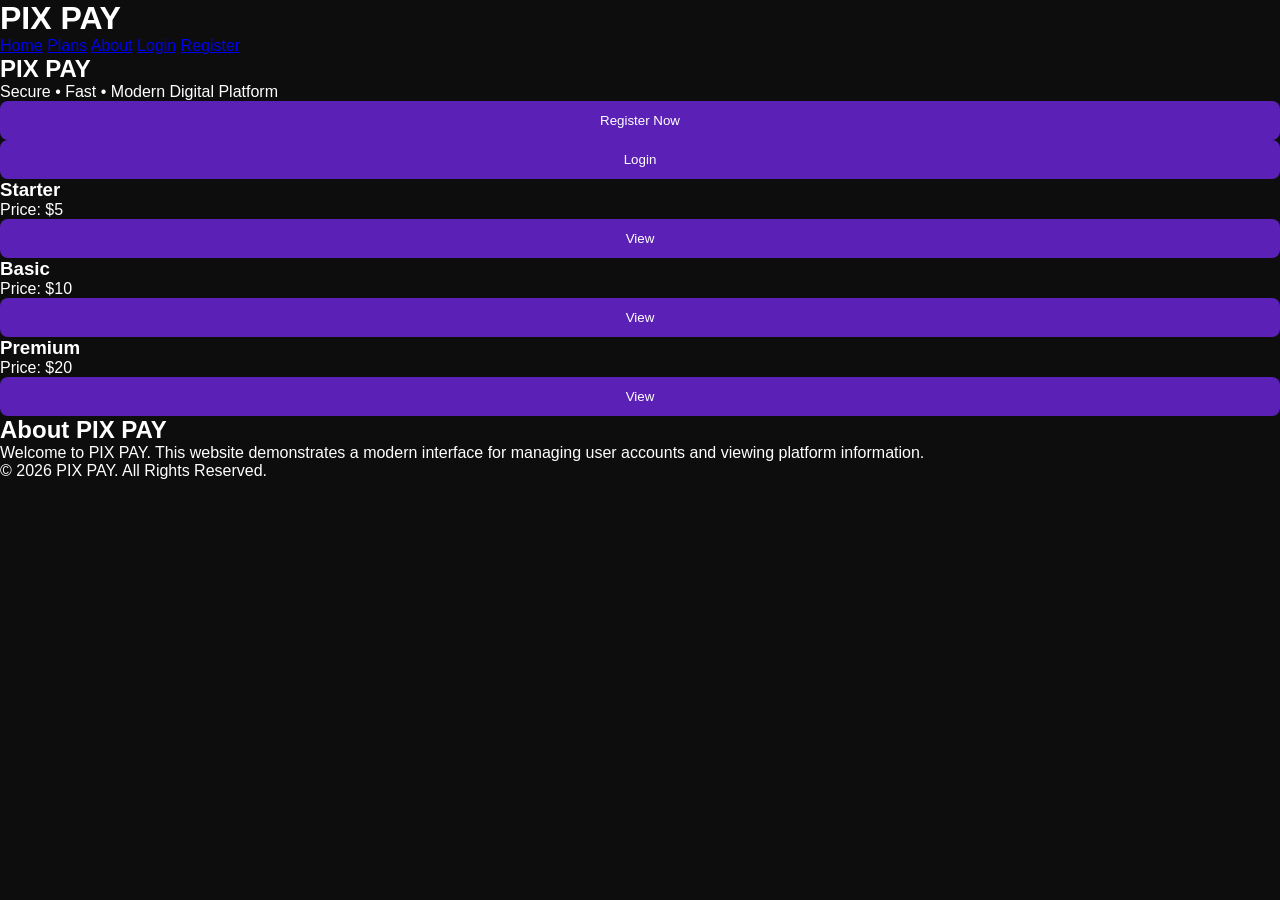
<file: index.html>
<!DOCTYPE html>
<html lang="en">
<head>
<meta charset="UTF-8">
<meta name="viewport" content="width=device-width, initial-scale=1.0">
<title>PIX PAY</title>
<link rel="stylesheet" href="style.css">
</head>

<body>

<header>
    <h1>PIX PAY</h1>

    <nav>
        <a href="index.html">Home</a>
        <a href="#plans">Plans</a>
        <a href="#about">About</a>
        <a href="login.html">Login</a>
        <a href="register.html">Register</a>
    </nav>
</header>

<section class="hero">

    <h1>PIX PAY</h1>

    <p>
        Secure • Fast • Modern Digital Platform
    </p>

    <div class="hero-buttons">
        <a href="register.html">
            <button>Register Now</button>
        </a>

        <a href="login.html">
            <button class="btn-outline">Login</button>
        </a>
    </div>

</section>

<section class="plans" id="plans">

    <div class="plan-card">
        <h3>Starter</h3>
        <p>Price: $5</p>
        <button>View</button>
    </div>

    <div class="plan-card">
        <h3>Basic</h3>
        <p>Price: $10</p>
        <button>View</button>
    </div>

    <div class="plan-card">
        <h3>Premium</h3>
        <p>Price: $20</p>
        <button>View</button>
    </div>

</section>

<section class="about" id="about">
    <h2>About PIX PAY</h2>

    <p>
        Welcome to PIX PAY. This website demonstrates a modern interface
        for managing user accounts and viewing platform information.
    </p>
</section>

<footer>
    © 2026 PIX PAY. All Rights Reserved.
</footer>

</body>
    </html>
</file>
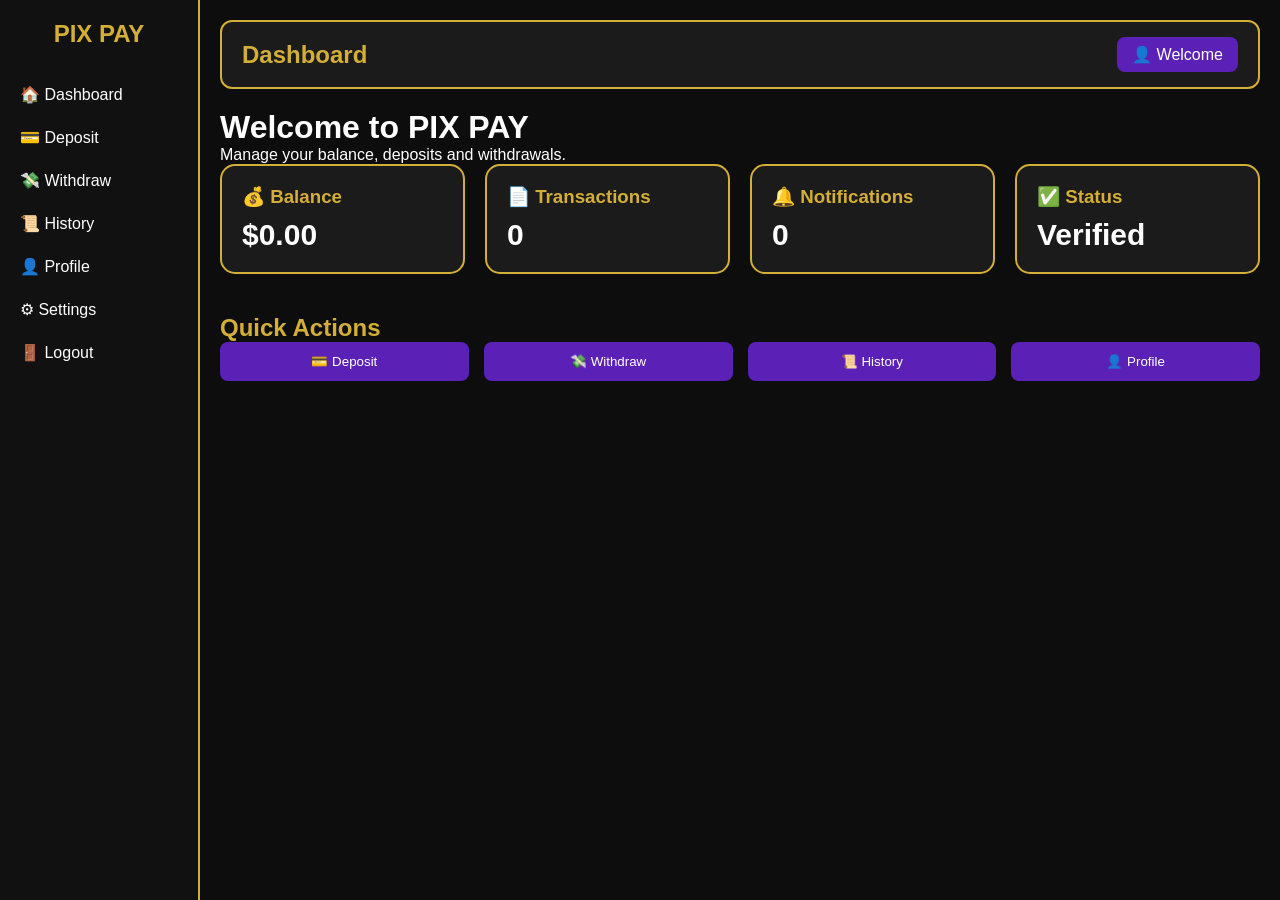
<file: dashboard.html>
<!DOCTYPE html>
<html lang="en">
<head>
<meta charset="UTF-8">
<meta name="viewport" content="width=device-width, initial-scale=1.0">
<title>PIX PAY Dashboard</title>
<link rel="stylesheet" href="style.css">
</head>

<body onload="loadDashboard()">

<div class="sidebar">
    <h2>PIX PAY</h2>

    <a href="dashboard.html">🏠 Dashboard</a>
    <a href="deposit.html">💳 Deposit</a>
    <a href="withdraw.html">💸 Withdraw</a>
    <a href="history.html">📜 History</a>
    <a href="profile.html">👤 Profile</a>
    <a href="settings.html">⚙ Settings</a>
    <a href="index.html">🚪 Logout</a>
</div>

<div class="main-content">

    <div class="topbar">
        <h2>Dashboard</h2>

        <div class="user-box">
            <span id="welcomeUser">👤 Welcome</span>
        </div>
    </div>

    <div class="banner">
        <h1>Welcome to PIX PAY</h1>
        <p>Manage your balance, deposits and withdrawals.</p>
    </div>

    <div class="dashboard">

        <div class="card">
            <h3>💰 Balance</h3>
            <h1>$0.00</h1>
        </div>

        <div class="card">
            <h3>📄 Transactions</h3>
            <h1>0</h1>
        </div>

        <div class="card">
            <h3>🔔 Notifications</h3>
            <h1>0</h1>
        </div>

        <div class="card">
            <h3>✅ Status</h3>
            <h1>Verified</h1>
        </div>

    </div>

    <h2 style="margin-top:40px;color:#d4af37;">Quick Actions</h2>

    <div class="quick-actions">

        <a href="deposit.html"><button>💳 Deposit</button></a>

        <a href="withdraw.html"><button>💸 Withdraw</button></a>

        <a href="history.html"><button>📜 History</button></a>

        <a href="profile.html"><button>👤 Profile</button></a>

    </div>

</div>

<script src="script.js"></script>

</body>
</html>
</file>
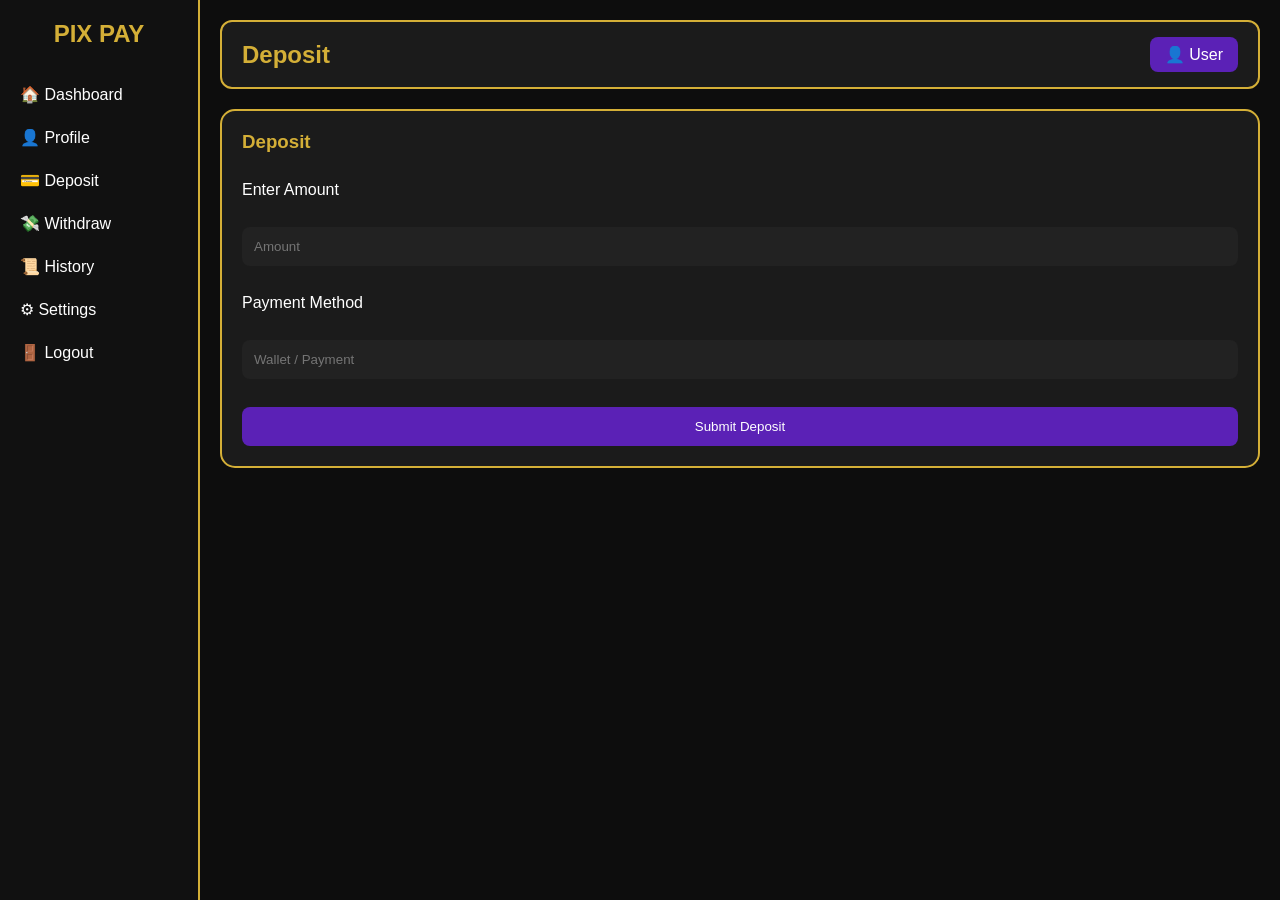
<file: deposit.html>
<!DOCTYPE html>
<html lang="en">

<head>
<meta charset="UTF-8">
<meta name="viewport" content="width=device-width, initial-scale=1.0">
<title>PIX PAY - Deposit</title>
<link rel="stylesheet" href="style.css">
</head>

<body>

<div class="sidebar">

    <h2>PIX PAY</h2>

    <a href="dashboard.html">🏠 Dashboard</a>
    <a href="profile.html">👤 Profile</a>
    <a href="deposit.html">💳 Deposit</a>
    <a href="withdraw.html">💸 Withdraw</a>
    <a href="history.html">📜 History</a>
    <a href="settings.html">⚙ Settings</a>
    <a href="index.html">🚪 Logout</a>

</div>


<div class="main-content">

    <div class="topbar">
        <h2>Deposit</h2>

        <div class="user-box">
            👤 User
        </div>
    </div>


    <div class="card">

        <h3>Deposit</h3>

        <br>

        <p>Enter Amount</p>

        <br>

        <input type="number" placeholder="Amount">

        <br><br>

        <p>Payment Method</p>

        <br>

        <input type="text" placeholder="Wallet / Payment">

        <br><br>

        <button onclick="submitDeposit()">Submit Deposit</button>

    </div>


</div>
<script src="script.js"></script>
</body>

</html>
</file>
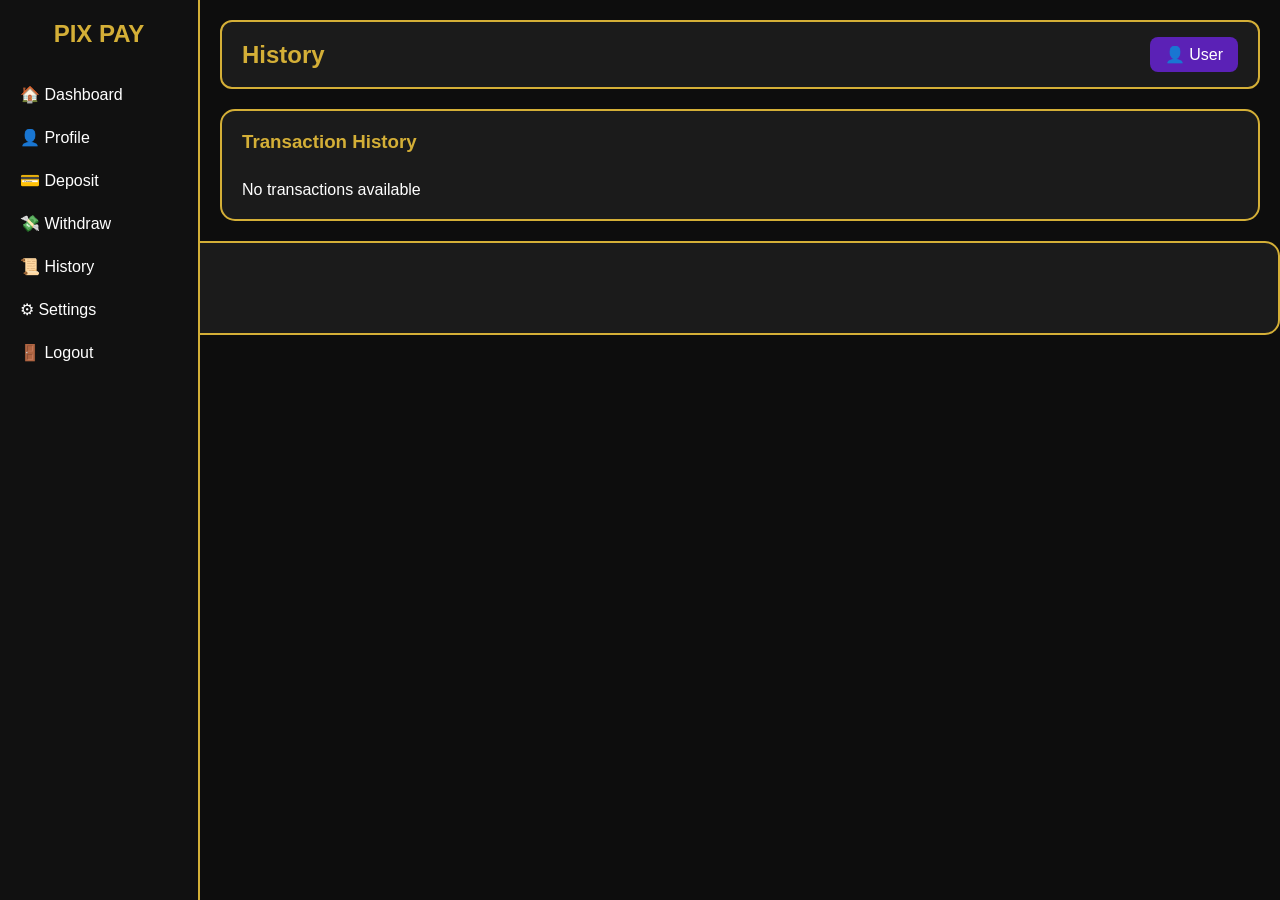
<file: history.html>
<!DOCTYPE html>
<html lang="en">

<head>
<meta charset="UTF-8">
<meta name="viewport" content="width=device-width, initial-scale=1.0">
<title>PIX PAY - History</title>
<link rel="stylesheet" href="style.css">
</head>

<body>

<div class="sidebar">

    <h2>PIX PAY</h2>

    <a href="dashboard.html">🏠 Dashboard</a>
    <a href="profile.html">👤 Profile</a>
    <a href="deposit.html">💳 Deposit</a>
    <a href="withdraw.html">💸 Withdraw</a>
    <a href="history.html">📜 History</a>
    <a href="settings.html">⚙ Settings</a>
    <a href="index.html">🚪 Logout</a>

</div>


<div class="main-content">

    <div class="topbar">
        <h2>History</h2>

        <div class="user-box">
            👤 User
        </div>
    </div>


    <div class="card">

        <h3>Transaction History</h3>

        <br>

        <p>No transactions available</p>

    </div>


</div>
<div class="card">

    <h3>Transaction History</h3>

    <br>

    <div id="historyList"></div>

</div>

<script src="script.js"></script>
</body>

</html>
</file>
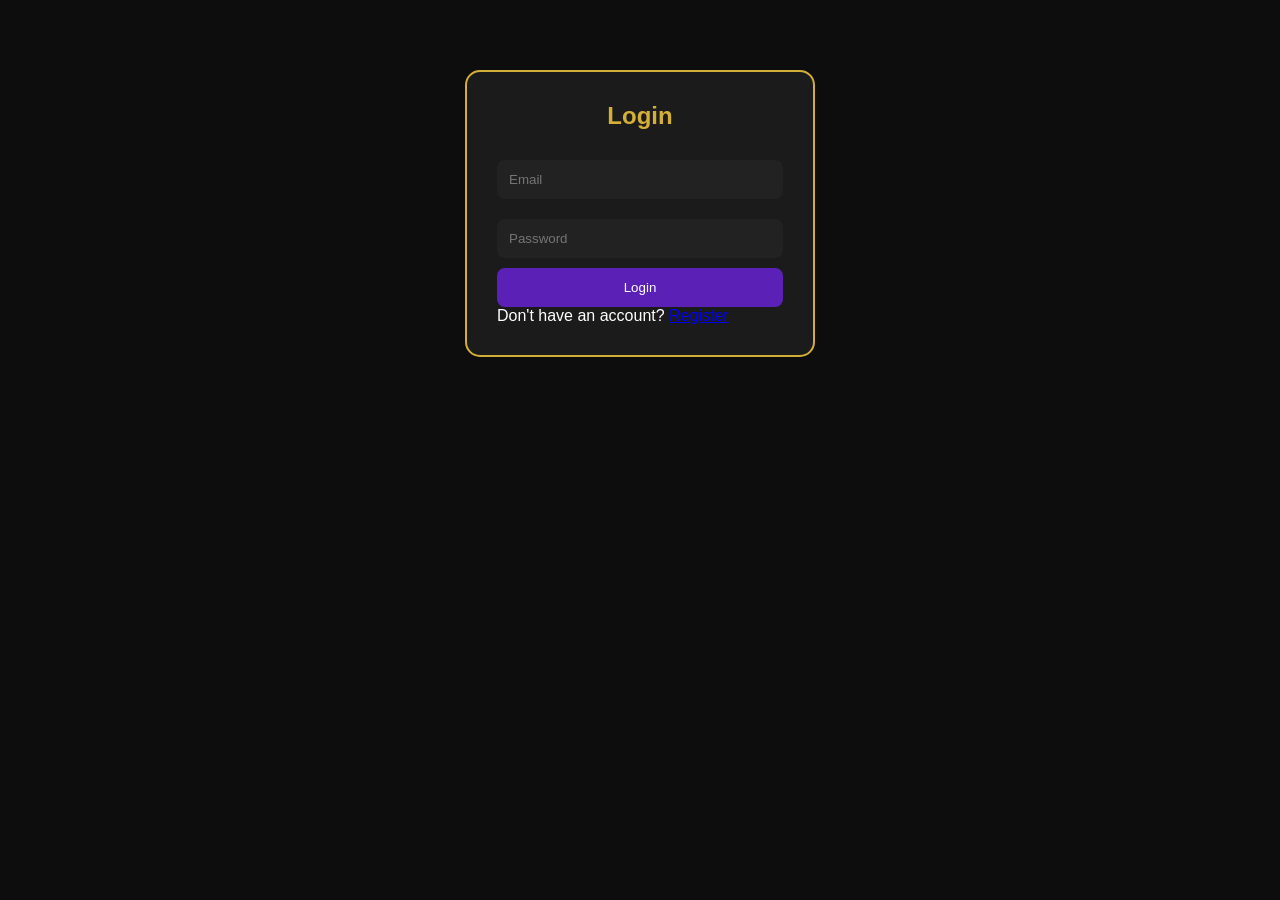
<file: login.html>
<!DOCTYPE html>
<html lang="en">
<head>
<meta charset="UTF-8">
<meta name="viewport" content="width=device-width, initial-scale=1.0">
<title>PIX PAY - Login</title>
<link rel="stylesheet" href="style.css">
</head>

<body>

<div class="login-box">

    <h2>Login</h2>

    <input type="email" id="email" placeholder="Email">

    <input type="password" id="password" placeholder="Password">

    <button onclick="login()">Login</button>

    <p>Don't have an account?
        <a href="register.html">Register</a>
    </p>

</div>

<script src="script.js"></script>

</body>
</html>
</file>
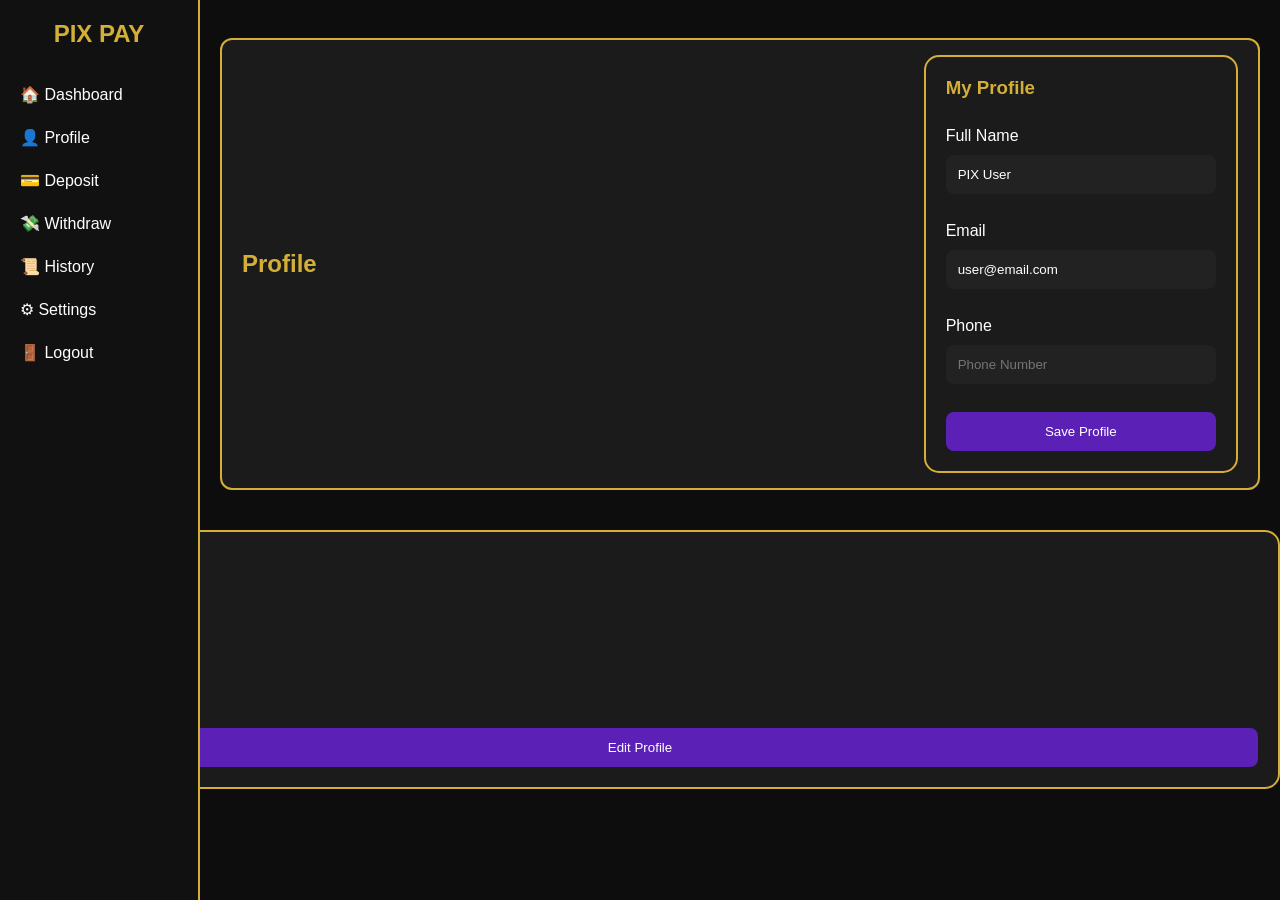
<file: profile.html>
divOCTYPE html>
<html lang="en">

<head>
<meta charset="UTF-8">
<meta name="viewport" content="width=device-width, initial-scale=1.0">
<title>PIX PAY - Profile</title>
<link rel="stylesheet" href="style.css">
</head>

<body>

<div class="sidebar">

    <h2>PIX PAY</h2>

    <a href="dashboard.html">🏠 Dashboard</a>
    <a href="profile.html">👤 Profile</a>
    <a href="deposit.html">💳 Deposit</a>
    <a href="withdraw.html">💸 Withdraw</a>
    <a href="history.html">📜 History</a>
    <a href="settings.html">⚙ Settings</a>
    <a href="index.html">🚪 Logout</a>

</div>


<div class="main-content">

    <div class="topbar">
        <h2>Profile</h2>

        <div class="card">

<h3>My Profile</h3>

<br>

<label>Full Name</label>
<input type="text" id="fullname" value="PIX User">

<br><br>

<label>Email</label>
<input type="email" id="email" value="user@email.com">

<br><br>

<label>Phone</label>
<input type="text" id="phone" placeholder="Phone Number">

<br><br>

<button onclick="saveProfile()">Save Profile</button>

        </div>
            
        </div>
    </div>


    <div class="card">

        <h3>User Information</h3>

        <br>

        <p>Name: PIX User</p>
        <br>

        <p>Email: user@email.com</p>
        <br>

        <p>Status: Verified</p>

        <br><br>

        <button>Edit Profile</button>

    </div>


</div>
<script src="script.js"></script>
</body>
</html>
</file>
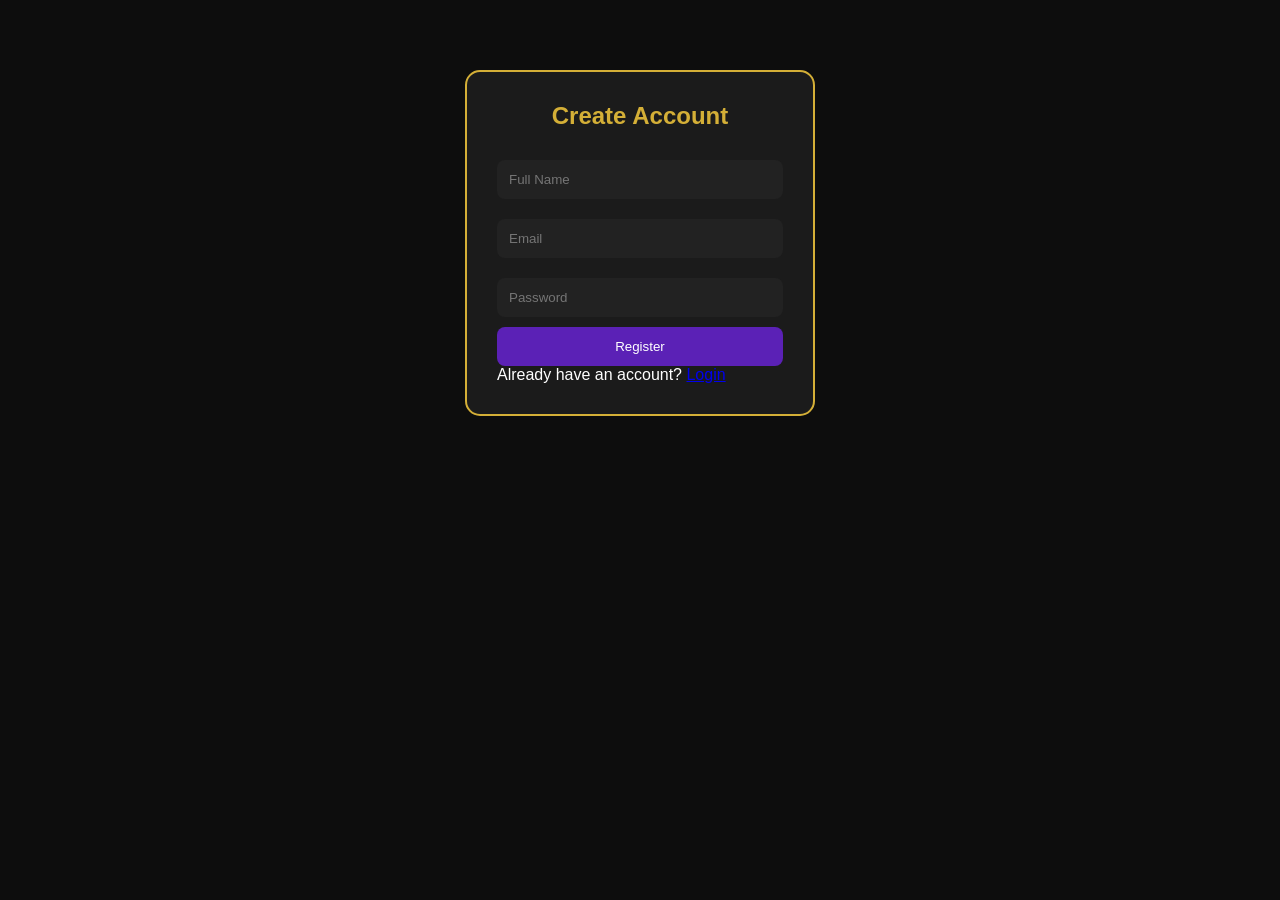
<file: register.html>
<!DOCTYPE html>
<html lang="en">
<head>
<meta charset="UTF-8">
<meta name="viewport" content="width=device-width, initial-scale=1.0">
<title>PIX PAY - Register</title>
<link rel="stylesheet" href="style.css">
</head>

<body>

<div class="login-box">

    <h2>Create Account</h2>

    <input type="text" id="fullname" placeholder="Full Name">

    <input type="email" id="email" placeholder="Email">

    <input type="password" id="password" placeholder="Password">

    <button onclick="register()">Register</button>

    <p>
        Already have an account?
        <a href="login.html">Login</a>
    </p>

</div>

<script src="script.js"></script>

</body>
</html>
</file>
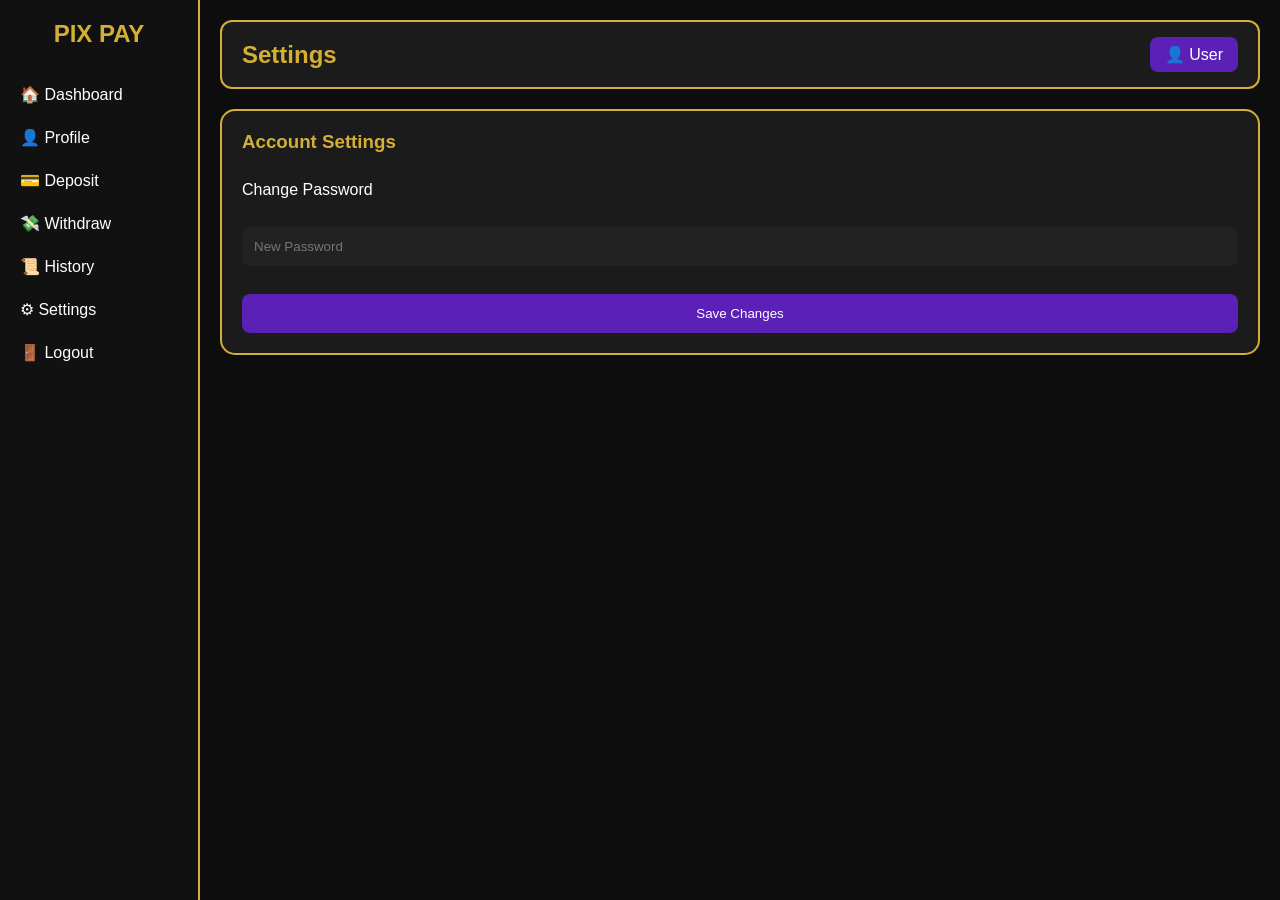
<file: settings.html>
<!DOCTYPE html>
<html lang="en">

<head>
<meta charset="UTF-8">
<meta name="viewport" content="width=device-width, initial-scale=1.0">
<title>PIX PAY - Settings</title>
<link rel="stylesheet" href="style.css">
</head>

<body>

<div class="sidebar">

    <h2>PIX PAY</h2>

    <a href="dashboard.html">🏠 Dashboard</a>
    <a href="profile.html">👤 Profile</a>
    <a href="deposit.html">💳 Deposit</a>
    <a href="withdraw.html">💸 Withdraw</a>
    <a href="history.html">📜 History</a>
    <a href="settings.html">⚙ Settings</a>
    <a href="index.html">🚪 Logout</a>

</div>


<div class="main-content">

    <div class="topbar">
        <h2>Settings</h2>

        <div class="user-box">
            👤 User
        </div>
    </div>


    <div class="card">

        <h3>Account Settings</h3>

        <br>

        <p>Change Password</p>

        <br>

        <input type="password" placeholder="New Password">

        <br><br>

        <button>Save Changes</button>

    </div>


</div>

</body>

</html>
</file>
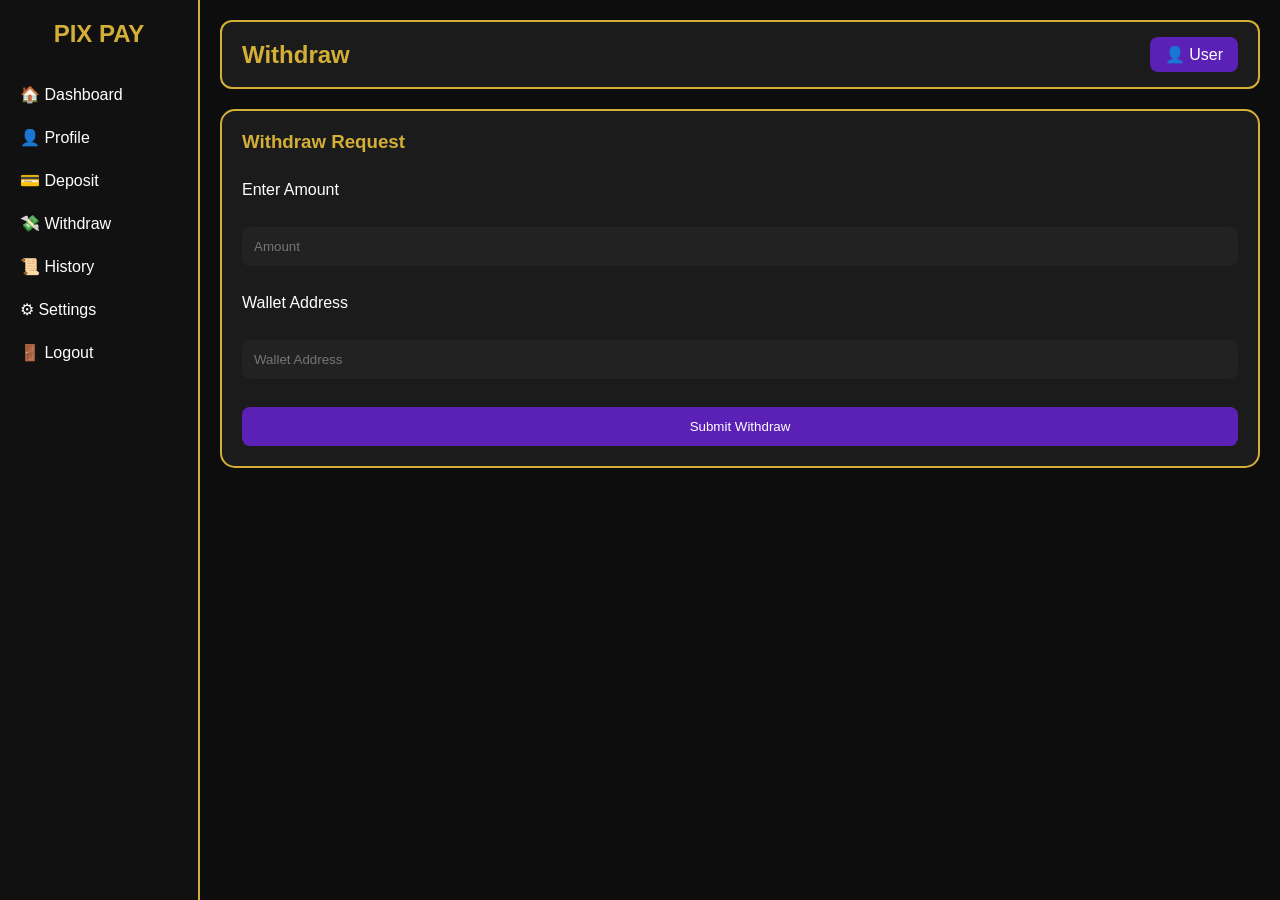
<file: withdraw.html>
<!DOCTYPE html>
<html lang="en">

<head>
<meta charset="UTF-8">
<meta name="viewport" content="width=device-width, initial-scale=1.0">
<title>PIX PAY - Withdraw</title>
<link rel="stylesheet" href="style.css">
</head>

<body>

<div class="sidebar">

    <h2>PIX PAY</h2>

    <a href="dashboard.html">🏠 Dashboard</a>
    <a href="profile.html">👤 Profile</a>
    <a href="deposit.html">💳 Deposit</a>
    <a href="withdraw.html">💸 Withdraw</a>
    <a href="history.html">📜 History</a>
    <a href="settings.html">⚙ Settings</a>
    <a href="index.html">🚪 Logout</a>

</div>


<div class="main-content">

    <div class="topbar">
        <h2>Withdraw</h2>

        <div class="user-box">
            👤 User
        </div>
    </div>


    <div class="card">

        <h3>Withdraw Request</h3>

        <br>

        <p>Enter Amount</p>

        <br>

        <input type="number" placeholder="Amount">

        <br><br>

        <p>Wallet Address</p>

        <br>

        <input type="text" placeholder="Wallet Address">

        <br><br>

        <button>Submit Withdraw</button>

    </div>


</div>

</body>

</html>
</file>
<file: style.css>
*{
    margin:0;
    padding:0;
    box-sizing:border-box;
    font-family:Arial,sans-serif;
}

body{
    background:#0d0d0d;
    color:#fff;
}

/* Sidebar */

.sidebar{
    position:fixed;
    left:0;
    top:0;
    width:200px;
    height:100%;
    background:#111;
    border-right:2px solid #d4af37;
    padding:20px 0;
}

.sidebar h2{
    text-align:center;
    color:#d4af37;
    margin-bottom:25px;
}

.sidebar a{
    display:block;
    color:#fff;
    text-decoration:none;
    padding:12px 20px;
    transition:.3s;
}

.sidebar a:hover{
    background:#5b21b6;
    color:#d4af37;
}

/* Main */

.main-content{
    margin-left:200px;
    padding:20px;
}

/* Topbar */

.topbar{
    background:#1b1b1b;
    border:2px solid #d4af37;
    border-radius:12px;
    padding:15px 20px;
    display:flex;
    justify-content:space-between;
    align-items:center;
    margin-bottom:20px;
}

.topbar h2{
    color:#d4af37;
}

.user-box{
    background:#5b21b6;
    padding:8px 15px;
    border-radius:8px;
}

/* Dashboard */

.dashboard{
    display:grid;
    grid-template-columns:repeat(auto-fit,minmax(180px,1fr));
    gap:20px;
}

.card{
    background:#1b1b1b;
    border:2px solid #d4af37;
    border-radius:15px;
    padding:20px;
}

.card h3{
    color:#d4af37;
    margin-bottom:10px;
}

.card h1{
    font-size:30px;
}

/* Form */

input{
    width:100%;
    padding:12px;
    margin:10px 0;
    border:none;
    border-radius:8px;
    background:#222;
    color:#fff;
}

button{
    width:100%;
    padding:12px;
    background:#5b21b6;
    color:#fff;
    border:none;
    border-radius:8px;
    cursor:pointer;
}

button:hover{
    background:#d4af37;
    color:#000;
}

/* Login */

.login-box{
    width:350px;
    max-width:90%;
    margin:70px auto;
    background:#1b1b1b;
    border:2px solid #d4af37;
    border-radius:15px;
    padding:30px;
}

.login-box h2{
    text-align:center;
    color:#d4af37;
    margin-bottom:20px;
}

/* Quick Actions */

.quick-actions{
    display:grid;
    grid-template-columns:repeat(auto-fit,minmax(150px,1fr));
    gap:15px;
    margin-top
</file>
